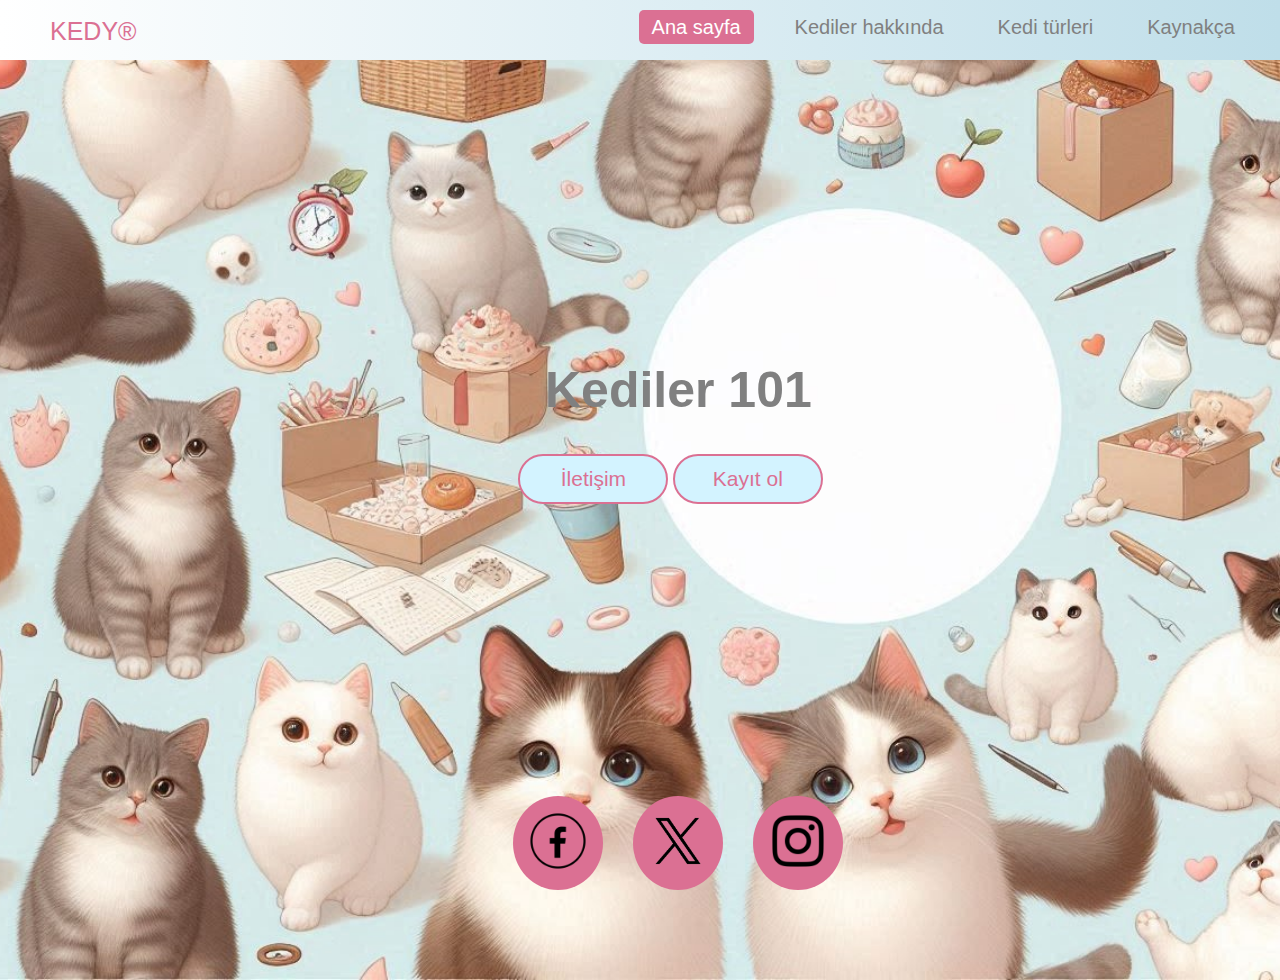
<file: index.html>
<!DOCTYPE html>
<html lang="en">
<head>
    <meta charset="UTF-8">
    <meta name="viewport" content="width=device-width, initial-scale=1.0">
    <title>Kediler 101</title>
    <link rel="stylesheet" href="style.css">
</head>
<body class="anasayfa"> 
    <div class="container">
        <div class="navbar">
            <div class="logo">
                <a href="index.html">KEDY®</a>
            </div>
            <ul>
                <li><a href="index.html" class="active">Ana sayfa</a></li>
                <li><a href="kediler_hakkinda.html">Kediler hakkında</a></li>
                <li><a href="kedi_turleri.html">Kedi türleri</a></li>
                <li><a href="kaynakca.html">Kaynakça</a></li>
            </ul>
        </div>
      
        <div class="center">
            <h1>Kediler 101</h1>
            <div class="buttons">
                <button><a href="iletisim.html">İletişim</a></button>
                <button><a href="kayit.html">Kayıt ol</a></button>
            </div>
        </div>
    </div>

    
    
    <script>
       
        document.addEventListener('DOMContentLoaded', function() {
            var currentPage = window.location.pathname.split('/').pop(); 
            var navLinks = document.querySelectorAll('.navbar ul li a'); 

            navLinks.forEach(function(link) {
                if (link.getAttribute('href') === currentPage) {
                    link.classList.add('active'); 
                }
            });
        });
    </script>
</body>

<div class="social-media">
    <a href="https://www.facebook.com" target="_blank" class="social-icon">
        <img src="resim/facebook.png" alt="Facebook">
    </a>
    <a href="https://twitter.com" target="_blank" class="social-icon">
        <img src="resim/x.png" alt="Twitter">
    </a>
    <a href="https://www.instagram.com" target="_blank" class="social-icon">
        <img src="resim/instagram.png" alt="Instagram">
    </a>
   
</div>

</html>
</file>
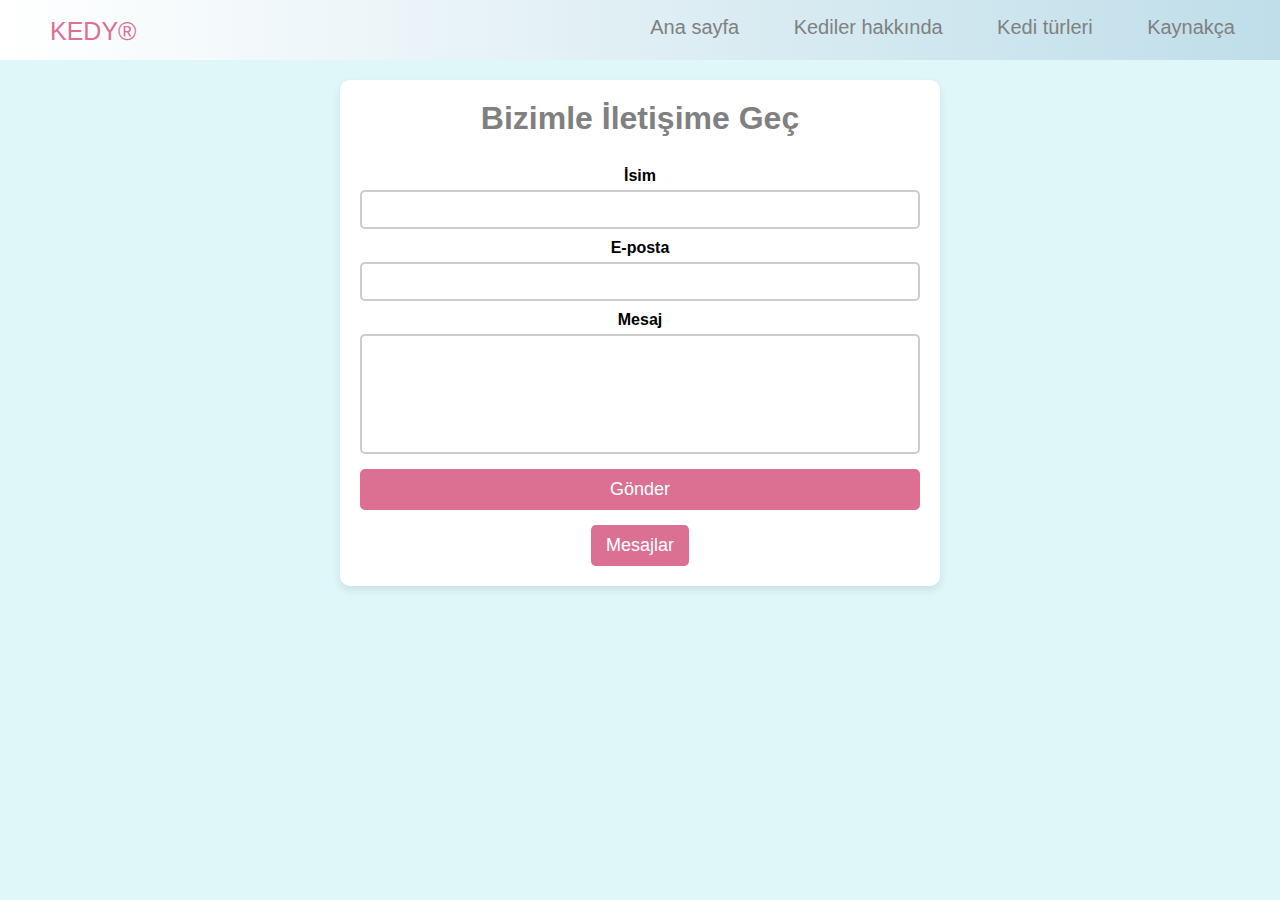
<file: iletisim.html>
<!DOCTYPE html>
<html lang="tr">
<head>
    <meta charset="UTF-8">
    <meta name="viewport" content="width=device-width, initial-scale=1.0">
    <title>İletişim</title>
    <link rel="stylesheet" href="iletisim.css">
</head>
<body>
    <div class="container">
        <!-- Navbar -->
        <div class="navbar">
            <div class="logo">
                <a href="index.html">KEDY®</a>
            </div>
            <ul>
                <li><a href="index.html">Ana sayfa</a></li>
                <li><a href="kediler_hakkinda.html">Kediler hakkında</a></li>
                <li><a href="kedi_turleri.html">Kedi türleri</a></li>
                <li><a href="kaynakca.html">Kaynakça</a></li>
            </ul>
        </div>

        <!-- İletişim Formu -->
        <div class="form-container">
            <h1>Bizimle İletişime Geç</h1>
            <form id="contactForm">
                <label for="name">İsim</label>
                <input type="text" id="name" name="name" required>

                <label for="email">E-posta</label>
                <input type="email" id="email" name="email" required>

                <label for="message">Mesaj</label>
                <textarea id="message" name="message" required></textarea>

                <button type="submit" class="submit-btn">Gönder</button>
            </form>

            <!-- Mesajlar Butonu -->
            <button class="message-btn" onclick="window.location.href='liste.php'">Mesajlar</button>
        </div>
    </div>

    <script>
        document.getElementById("contactForm").addEventListener("submit", function(event) {
            event.preventDefault(); 

            var formData = new FormData(this);

            fetch("http://localhost/websitem/iletisim.php", { // ❌ HATA DÜZELTİLDİ
                method: "POST",
                body: formData
            })
            .then(response => {
                if (!response.ok) {
                    throw new Error("Sunucu hatası: " + response.status);
                }
                return response.text();
            })
            .then(data => {
                console.log("Sunucudan gelen yanıt:", data); 
                if (data.trim() === "success") { // ✅ Sunucu yanıtını kontrol et
                    alert("Mesajınız başarıyla gönderildi! En kısa sürede e-mail üzerinden dönüş yapılacaktır.");
                    document.getElementById("contactForm").reset(); 
                } else {
                    alert("Sunucu hatası: " + data); // Hata ihtimaline karşın hata mesajı
                }
            })
            .catch(error => {
                console.error("Fetch hatası:", error);
                alert("Bir hata oluştu, lütfen tekrar deneyin.");
            });
        });
    </script>
</body>
</html>
</file>
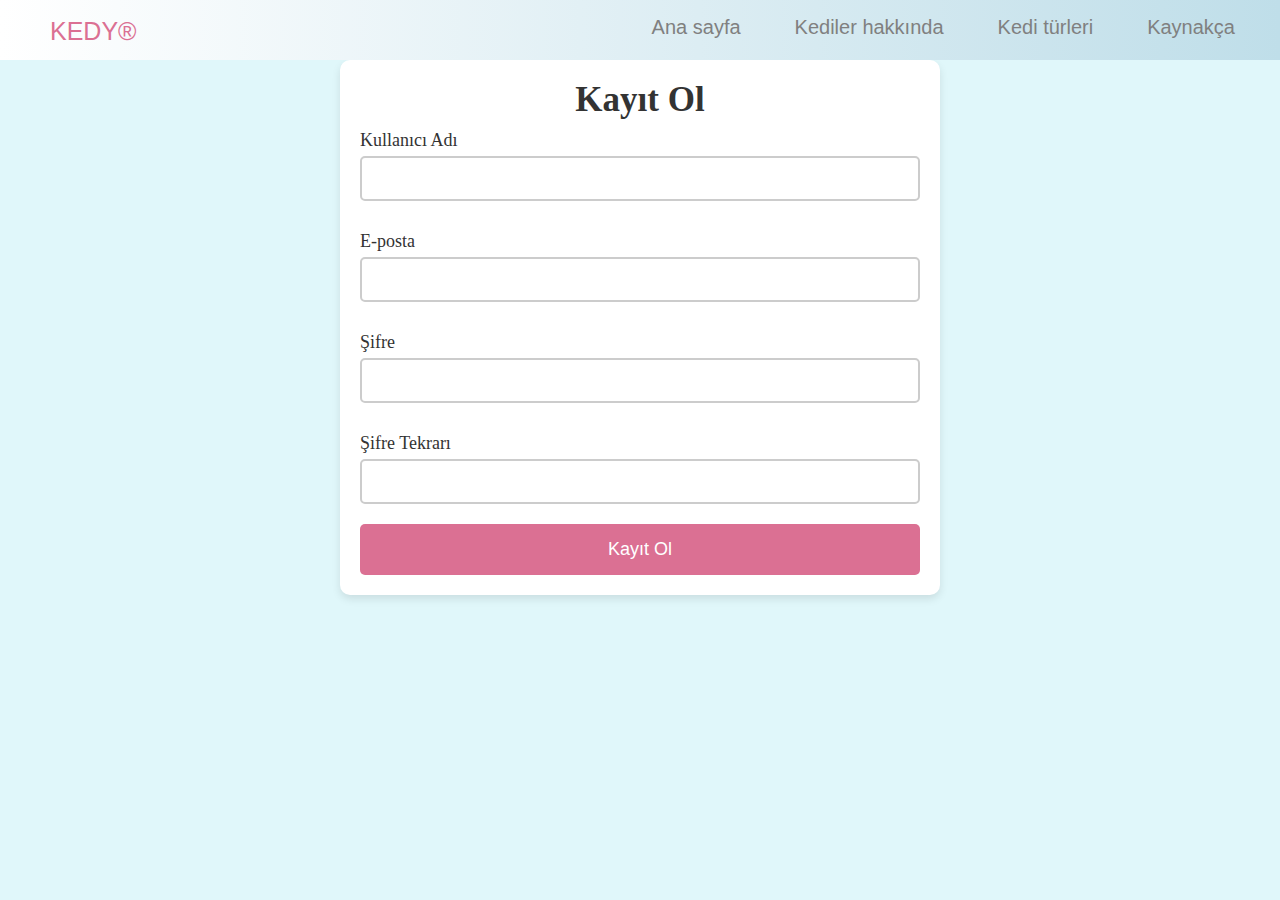
<file: kayit.html>
<!DOCTYPE html>
<html lang="en">
<head>
    <meta charset="UTF-8">
    <meta name="viewport" content="width=device-width, initial-scale=1.0">
    <title>Kayıt Ol</title>
    <link rel="stylesheet" href="kayit.css">
</head>
<body class="other-pages">
    <div class="container">
        <div class="navbar">
            <div class="logo">
                <a href="index.html">KEDY®</a>
            </div>
            <ul>
                <li><a href="index.html">Ana sayfa</a></li>
                <li><a href="kediler_hakkinda.html">Kediler hakkında</a></li>
                <li><a href="kedi_turleri.html">Kedi türleri</a></li>
                <li><a href="kaynakca.html">Kaynakça</a></li>
            </ul>
        </div>

        <div class="form-container">
            <h1>Kayıt Ol</h1>
            <form id="signup-form">
                <label for="username">Kullanıcı Adı</label>
                <input type="text" id="username" name="username" required>

                <label for="email">E-posta</label>
                <input type="email" id="email" name="email" required>

                <label for="password">Şifre</label>
                <input type="password" id="password" name="password" required>

                <label for="confirm-password">Şifre Tekrarı</label>
                <input type="password" id="confirm-password" name="confirm-password" required>

                <button type="submit" class="submit-btn">Kayıt Ol</button>
            </form>
        </div>
    </div>


    <script>
        document.getElementById("signup-form").addEventListener("submit", function(event) {
        event.preventDefault();
    
        var password = document.getElementById("password").value;
        var confirmPassword = document.getElementById("confirm-password").value;
    
        if (password === "" || confirmPassword === "") {
            alert("Şifre alanları boş bırakılamaz!");
        } else if (password !== confirmPassword) {
            alert("Şifreler eşleşmiyor!");
        } else {
            alert("Kayıt başarılı!");
            document.getElementById("signup-form").reset();
        

        
    
            document.getElementById("signup-form").reset();
        
            // Ya da forma girilen tüm bilgileri tek tek temizleyerek de uzun yoldan resetleyebiliriz:
            // document.getElementById("username").value = "";
            // document.getElementById("email").value = "";
            // document.getElementById("password").value = "";
            // document.getElementById("confirm-password").value = "";
        }
});

    </script>
</body>
</html>
</file>
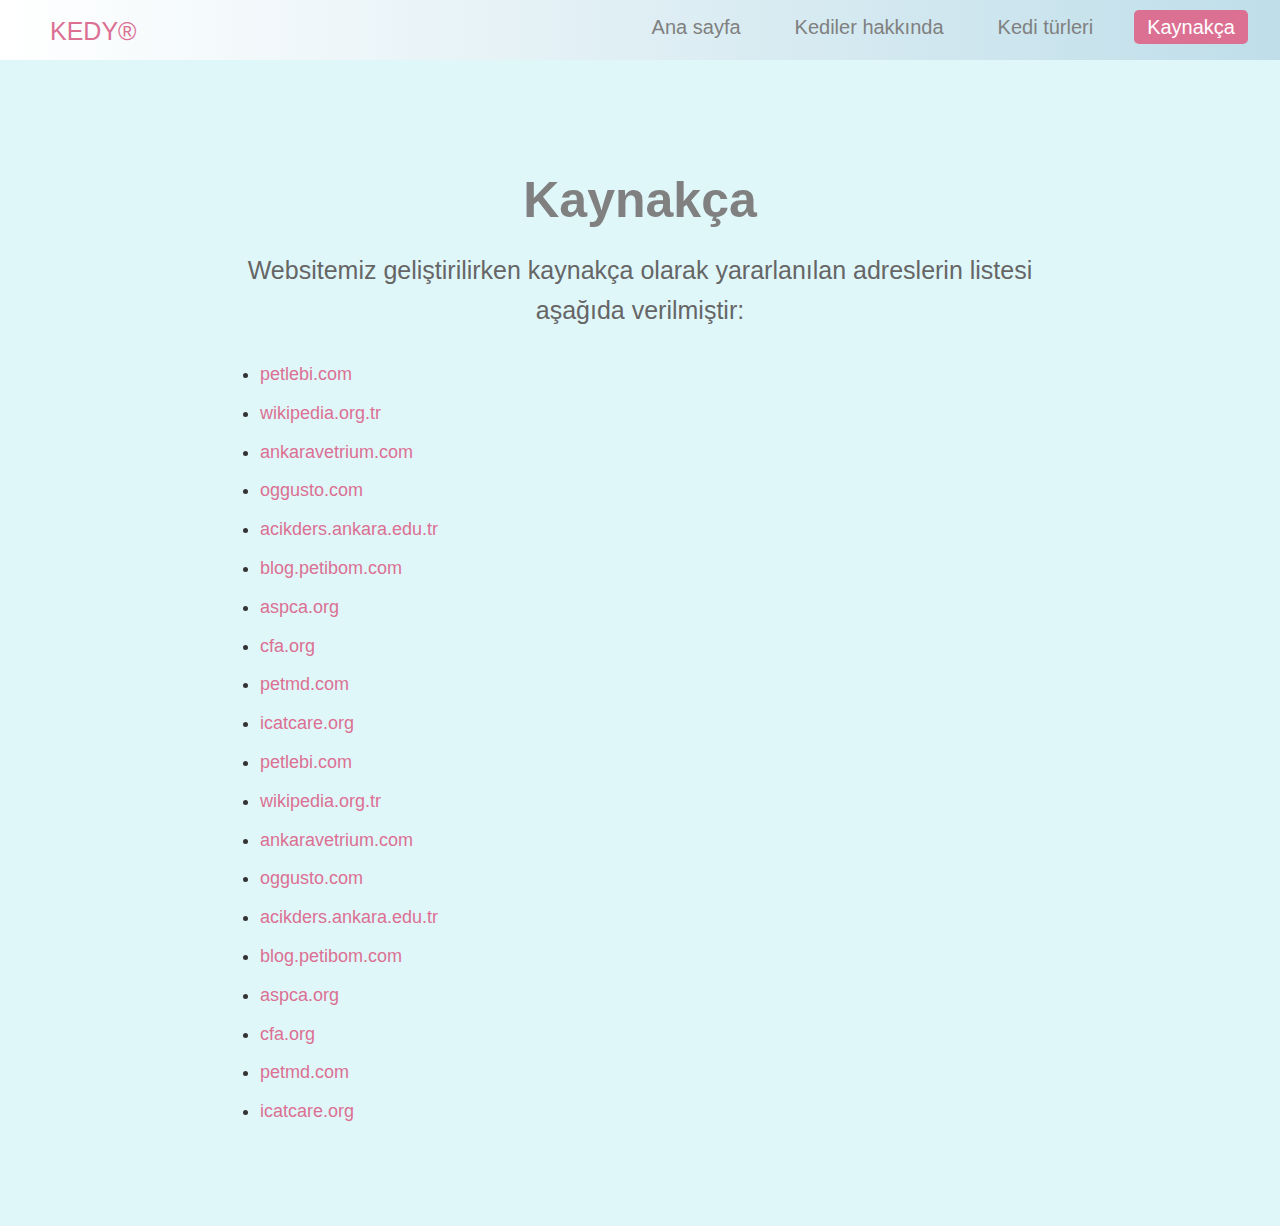
<file: kaynakca.html>
<!DOCTYPE html>
<html lang="en">
<head>
    <meta charset="UTF-8">
    <meta name="viewport" content="width=device-width, initial-scale=1.0">
    <title>Kaynakça</title>
    <link rel="stylesheet" href="kaynakca.css">
</head>
<body class="other-pages">
    <div class="container">
        <div class="navbar">
            <div class="logo">
                <a href="index.html">KEDY®</a>
            </div>
            <ul>
                <li><a href="index.html">Ana sayfa</a></li>
                <li><a href="kediler_hakkinda.html">Kediler hakkında</a></li>
                <li><a href="kedi_turleri.html">Kedi türleri</a></li>
                <li><a href="kaynakca.html" class="active">Kaynakça</a></li>
            </ul>
        </div>
        
        
        <div class="content">
            <h1>Kaynakça</h1>
            <p>Websitemiz geliştirilirken kaynakça olarak yararlanılan adreslerin listesi aşağıda verilmiştir:</p>
            
            <ul>
                <li><a href="https://sosyal.petlebi.com/kedi-cinsleri" target="_blank">petlebi.com</a></li>
                <li><a href="https://tr.wikipedia.org/wiki/Kedi" target="_blank">wikipedia.org.tr</a></li>
                <li><a href="https://ankaravetrium.com/" target="_blank">ankaravetrium.com</a></li>
                <li><a href="https://www.oggusto.com/pets/kedi-cinslerinin-ozellikleri" target="_blank">oggusto.com</a></li>
                <li><a href="https://acikders.ankara.edu.tr/course/index.php?categoryid=11" target="_blank">acikders.ankara.edu.tr</a></li>
                <li><a href="https://blog.petibom.com/kedi-cinsleri/" target="_blank">blog.petibom.com</a></li>
                <li><a href="https://www.aspca.org/" target="_blank">aspca.org</a></li>
                <li><a href="https://cfa.org/" target="_blank">cfa.org</a></li>
                <li><a href="https://www.petmd.com/cat/breeds" target="_blank">petmd.com</a></li>
                <li><a href="https://icatcare.org/" target="_blank">icatcare.org</a></li>
                <li><a href="https://sosyal.petlebi.com/kedi-cinsleri" target="_blank">petlebi.com</a></li>
                <li><a href="https://tr.wikipedia.org/wiki/Kedi" target="_blank">wikipedia.org.tr</a></li>
                <li><a href="https://ankaravetrium.com/" target="_blank">ankaravetrium.com</a></li>
                <li><a href="https://www.oggusto.com/pets/kedi-cinslerinin-ozellikleri" target="_blank">oggusto.com</a></li>
                <li><a href="https://acikders.ankara.edu.tr/course/index.php?categoryid=11" target="_blank">acikders.ankara.edu.tr</a></li>
                <li><a href="https://blog.petibom.com/kedi-cinsleri/" target="_blank">blog.petibom.com</a></li>
                <li><a href="https://www.aspca.org/" target="_blank">aspca.org</a></li>
                <li><a href="https://cfa.org/" target="_blank">cfa.org</a></li>
                <li><a href="https://www.petmd.com/cat/breeds" target="_blank">petmd.com</a></li>
                <li><a href="https://icatcare.org/" target="_blank">icatcare.org</a></li>
            </ul>
        </div>
        
    </div>
</body>
</html>
</file>
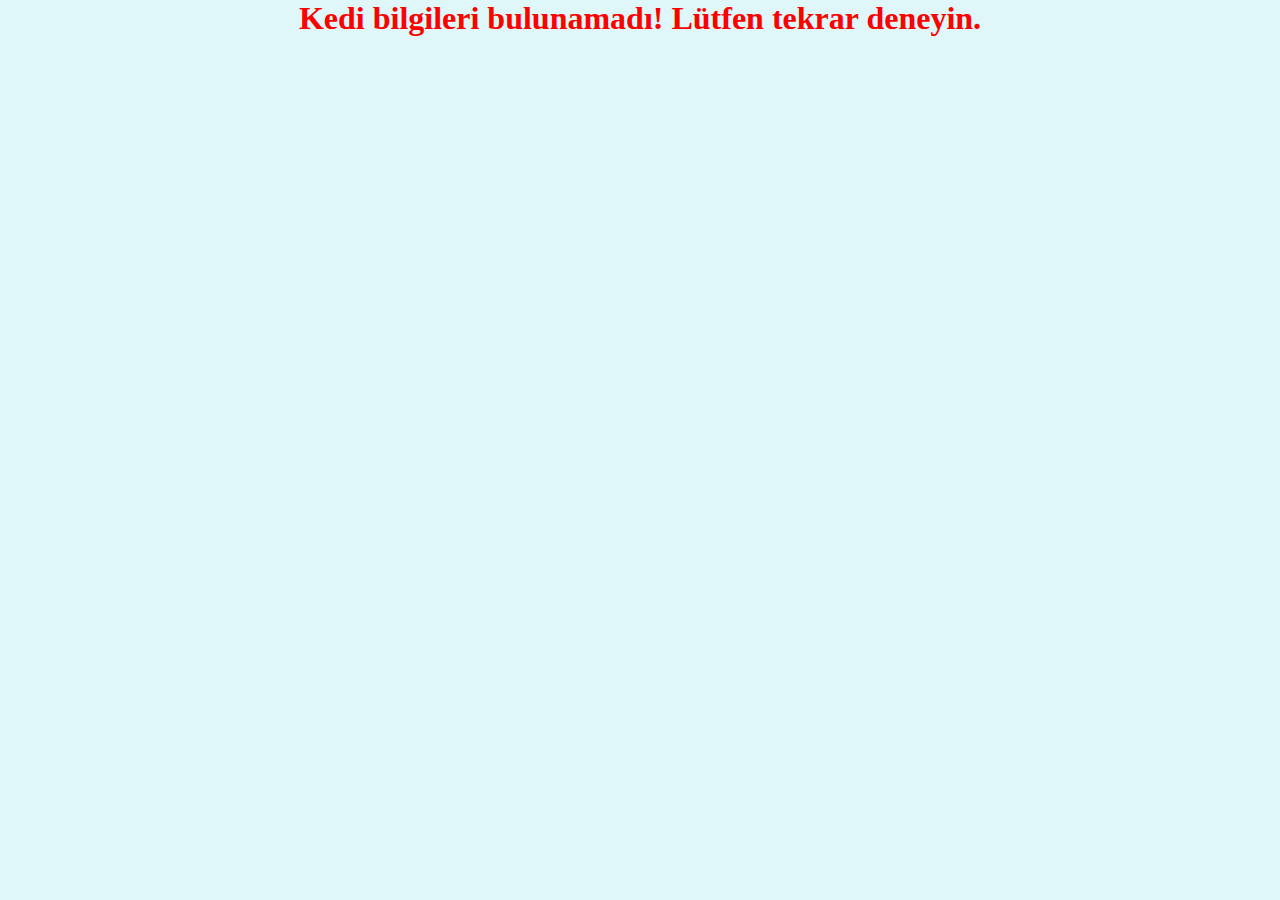
<file: kedi_detay.html>
<!DOCTYPE html>
<html lang="en">
<head>
    <meta charset="UTF-8">
    <meta name="viewport" content="width=device-width, initial-scale=1.0">
    <title>Kedi Detay</title>
    <link rel="stylesheet" href="kedi_turleri.css">
</head>
<body class="other-pages">
    <div class="container">
        <!-- Navbar -->
        <div class="navbar">
            <div class="logo">
                <a href="index.html">KEDY®</a>
            </div>
            <ul>
                <li><a href="index.html">Ana sayfa</a></li>
                <li><a href="kediler_hakkinda.html">Kediler hakkında</a></li>
                <li><a href="kedi_turleri.html">Kedi türleri</a></li>
                <li><a href="kaynakca.html">Kaynakça</a></li>
            </ul>
        </div>
        
        <!-- Kedi Detay -->
        <div class="center">
            <img id="catImage" src="" alt="" class="cat-image">
            <h1 id="catName"></h1>
            <p id="catInfo"></p>
        </div>
    </div>

    <script>
        // URL'den parametreleri almak için bir fonksiyon
        function getQueryParams() {
            const queryString = window.location.search;
            const urlParams = new URLSearchParams(queryString);
            return {
                name: urlParams.get('name'),
                info: urlParams.get('info'),
                image: urlParams.get('image')
            };
        }

        // Parametreleri al ve sayfa içeriğini doldur
        const params = getQueryParams();
        if (params.name && params.info && params.image) {
            document.getElementById('catName').textContent = params.name;
            document.getElementById('catInfo').textContent = params.info;
            document.getElementById('catImage').src = params.image;
            document.getElementById('catImage').alt = params.name;
        } 
        else {
            document.body.innerHTML = "<h1 style='text-align:center;color:red;'>Kedi bilgileri bulunamadı! Lütfen tekrar deneyin.</h1>";
        }

    </script>
</body>
</html>
</file>
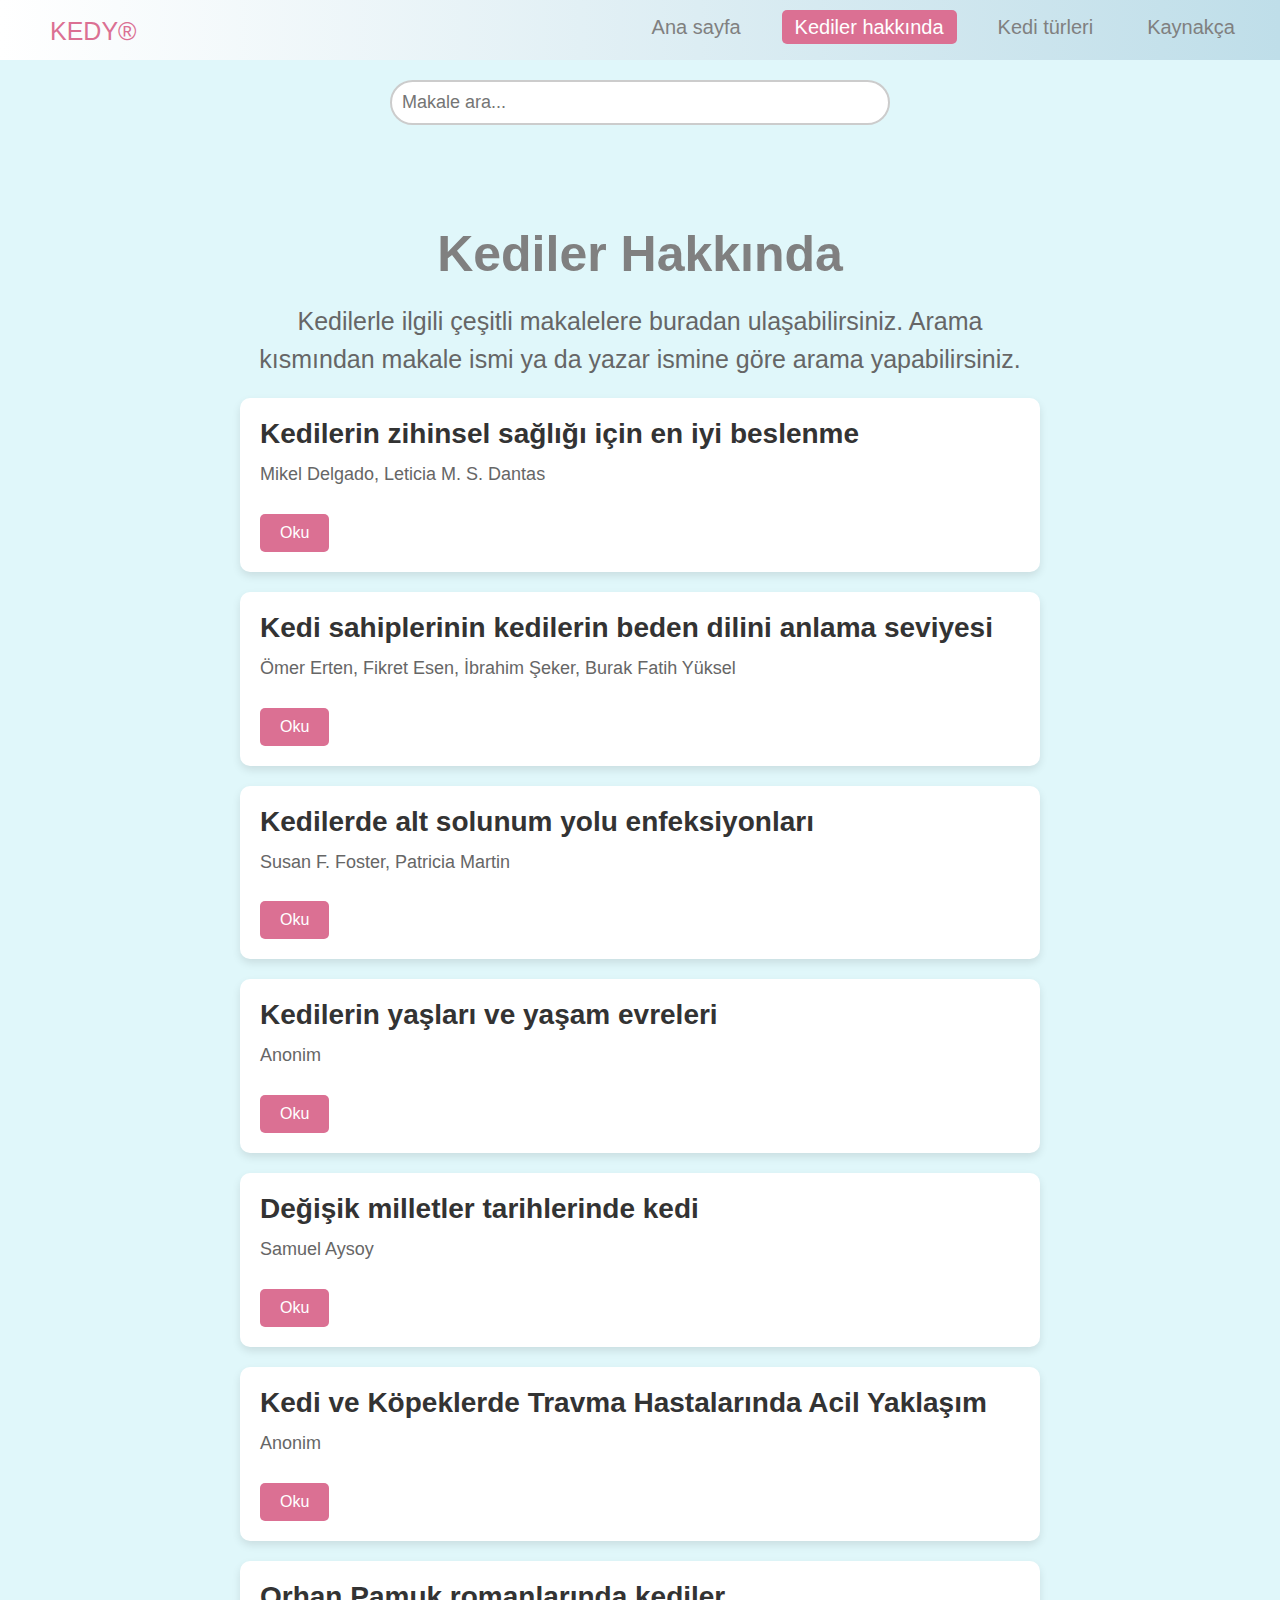
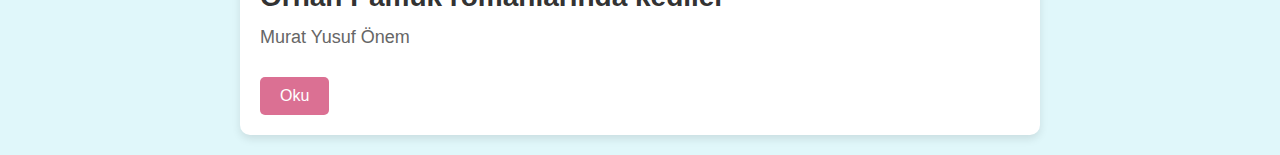
<file: kediler_hakkinda.html>
<!DOCTYPE html>
<html lang="en">
<head>
    <meta charset="UTF-8">
    <meta name="viewport" content="width=device-width, initial-scale=1.0">
    <title>Kediler Hakkında</title>
    <link rel="stylesheet" href="kediler_hakkinda.css">
</head>

<body class="other-pages">
    <div class="container">
        <div class="navbar">
            <div class="logo">
                <a href="index.html">KEDY®</a>
            </div>
            <ul>
                <li><a href="index.html">Ana sayfa</a></li>
                <li><a href="kediler_hakkinda.html" class="active">Kediler hakkında</a></li>
                <li><a href="kedi_turleri.html">Kedi türleri</a></li>
                <li><a href="kaynakca.html">Kaynakça</a></li>
            </ul>
        </div>

        <div class="search-bar">
            <input type="text" id="searchInput" placeholder="Makale ara..." onkeyup="searchArticles()">
        </div>
        

        <div class="center">
            <h1>Kediler Hakkında</h1>
            <p>Kedilerle ilgili çeşitli makalelere buradan ulaşabilirsiniz. Arama kısmından makale ismi ya da yazar ismine göre arama yapabilirsiniz.</p>
        </div>

        <div class="article-box" data-title="Kedilerin zihinsel sağlığı için en iyi beslenme" data-author="Mikel Delgado, Leticia M. S. Dantas">
            <h2>Kedilerin zihinsel sağlığı için en iyi beslenme</h2>
            <p>Mikel Delgado, Leticia M. S. Dantas</p>
            <a href="https://pmc.ncbi.nlm.nih.gov/articles/PMC7415653/" class="read-more-btn" target="_blank">Oku</a>
        </div>

        <div class="article-box" data-title="Kedi sahiplerinin kedilerin beden dilini anlama seviyesi" data-author="Ömer Erten, Fikret Esen, İbrahim Şeker, Burak Fatih Yüksel">
            <h2>Kedi sahiplerinin kedilerin beden dilini anlama seviyesi</h2>
            <p>Ömer Erten, Fikret Esen, İbrahim Şeker, Burak Fatih Yüksel</p>
            <a href="https://dergipark.org.tr/en/download/article-file/2327218" class="read-more-btn" target="_blank">Oku</a>
        </div>

        <div class="article-box" data-title="Kedilerde alt solunum yolu enfeksiyonları" data-author="Susan F. Foster, Patricia Martin">
            <h2>Kedilerde alt solunum yolu enfeksiyonları</h2>
            <p>Susan F. Foster, Patricia Martin</p>
            <a href="https://pmc.ncbi.nlm.nih.gov/articles/PMC7129729/" class="read-more-btn" target="_blank">Oku</a>
        </div>

        <div class="article-box" data-title="Kedilerin yaşları ve yaşam evreleri" data-author="Anonim">
            <h2>Kedilerin yaşları ve yaşam evreleri</h2>
            <p>Anonim</p>
            <a href="https://www.boehringer-ingelheim.com/tr/kedilerin-yaslari-ve-yasam-evreleri" class="read-more-btn" target="_blank">Oku</a>
        </div>

        <div class="article-box" data-title="Değişik milletler tarihlerinde kedi" data-author="Samuel Aysoy">
            <h2>Değişik milletler tarihlerinde kedi</h2>
            <p>Samuel Aysoy</p>
            <a href="https://dspace.ankara.edu.tr/server/api/core/bitstreams/54ad0f03-a201-4982-9b1c-4cd88443a7be/content" class="read-more-btn" target="_blank">Oku</a>
        </div>

        <div class="article-box" data-title="Kedi ve Köpeklerde Travma Hastalarında Acil Yaklaşım" data-author="Anonim">
            <h2>Kedi ve Köpeklerde Travma Hastalarında Acil Yaklaşım</h2>
            <p>Anonim</p>
            <a href="https://www.turkiyeklinikleri.com/article/tr-kedi-ve-kopeklerde-travma-hastalarinda-acil-yaklasim-73391.html" class="read-more-btn" target="_blank">Oku</a>
        </div>

        <div class="article-box" data-title="Orhan Pamuk romanlarında kediler" data-author="Murat Yusuf Önem">
            <h2>Orhan Pamuk romanlarında kediler</h2>
            <p>Murat Yusuf Önem</p>
            <a href="https://books.google.com.tr/books?hl=tr&lr=lang_tr&id=s2TTEAAAQBAJ&oi=fnd&pg=PP1&dq=kedi+edebiyat&ots=QV65PcB61y&sig=dRE4r0qYCMuC-AYWUpu_xGq8TH0&redir_esc=y#v=onepage&q=kedi%20edebiyat&f=false" class="read-more-btn" target="_blank">Oku</a>
        </div>
    </div>
    
    <script>
        function searchArticles() {
            var input = document.getElementById('searchInput');
            var filter = input.value.toLowerCase();
            var articles = document.getElementsByClassName('article-box');

            for (var i = 0; i < articles.length; i++) {
                var title = articles[i].getAttribute('data-title').toLowerCase();
                var author = articles[i].getAttribute('data-author').toLowerCase();

                
                if (title.includes(filter) || author.includes(filter)) {
                    articles[i].style.display = "";
                } else {
                    articles[i].style.display = "none";
                }
            }
        }
    </script>
    
</body>
</html>
</file>
<file: style.css>
* {
    margin: 0;
    padding: 0;
    box-sizing: border-box;
}

body.anasayfa {
    background: url(resim/kedyler.jpeg);
    background-size: cover;
    background-position: 20% top; 
}

body:not(.anasayfa) {
    background-color: #e0f7fa;
}

.container {
    height: 100vh;
    padding-top: 60px;
}

.container .navbar {
    width: 100%;
    height: 60px;
    background: linear-gradient(to right, white, rgb(191, 222, 233));
    position: fixed; 
    top: 0;
    left: 0;
    z-index: 1000; 
}

.navbar .logo {
    display: inline-block;
    margin-left: 50px;
    margin-top: 17px;
}

.navbar .logo a {
    text-decoration: none;
    font-size: 25px;
    font-family: Arial;
    color: palevioletred;
}

.navbar ul {
    float: right;
    margin-right: 20px;
}

.navbar ul li {
    list-style: none;
    display: inline-block;
    margin: 0 12px;
    line-height: 55px;
}

.navbar ul li a {
    color: gray;
    text-decoration: none;
    font-size: 20px;
    padding: 6px 13px;
    font-family: Arial;
}

.navbar ul li a.active,
.navbar ul li a:hover {
    background: palevioletred;
    color: white;
    border-radius: 5px;
}

.container .center{
    position: absolute;
    top: 50%; 
    left: 53%;
    transform: translate(-50%, -50%); 
    font-family: Arial;
    user-select: none;
}

.center h1 {
    color: gray;
    font-size: 50px;
    font-weight: bold;
    width: 900px;
    text-align: center;
}

.center .buttons {
    margin: 35px 290px;
}

.buttons button {
    height: 50px;
    width: 150px;
    font-size: 21px;
    color: palevioletred;
    background: rgb(211, 243, 255);
    border: solid 2px palevioletred;
    cursor: pointer;
    outline: none;
    border-radius: 25px;
}

.buttons button:hover {
    background: white;
}

a{
    text-decoration: none;
    color: palevioletred;
}


body {
    margin-bottom: 80px;
}


.social-media {
    position: fixed;
    bottom: 10px; 
    left: 53%;
    transform: translateX(-50%); 
    display: flex;
    gap: 30px; 
    z-index: 999;
}

.social-icon {
    background-color: palevioletred; 
    border-radius: 50%;
    padding: 15px; 
    transition: transform 0.3s ease, background-color 0.3s ease; 
    display: inline-block;
}

.social-icon img {
    width: 60px; 
    height: 60px;
    transition: transform 0.3s;
}


.social-icon:hover {
    transform: scale(1.1); 
    background-color: #ff80b5; 
}
</file>
<file: iletisim.css>
* {
    margin: 0;
    padding: 0;
    box-sizing: border-box;
    font-family: Arial, sans-serif;
}

body {
    background-color: #e0f7fa;
}

.container {
    padding-top: 80px;
}

/* Navbar */
.navbar {
    width: 100%;
    height: 60px;
    background: linear-gradient(to right, white, rgb(191, 222, 233));
    position: fixed;
    top: 0;
    left: 0;
    z-index: 1000;
}

.navbar .logo {
    display: inline-block;
    margin-left: 50px;
    margin-top: 17px;
}

.navbar .logo a {
    text-decoration: none;
    font-size: 25px;
    font-family: Arial;
    color: palevioletred;
}

.navbar ul {
    float: right;
    margin-right: 20px;
}

.navbar ul li {
    list-style: none;
    display: inline-block;
    margin: 0 12px;
    line-height: 55px;
}

.navbar ul li a {
    color: gray;
    text-decoration: none;
    font-size: 20px;
    padding: 6px 13px;
    font-family: Arial;
}

.navbar ul li a.active,
.navbar ul li a:hover {
    background: palevioletred;
    color: white;
    border-radius: 5px;
}

/* Form */
.form-container {
    margin-top: 100px;
    padding: 20px;
    background-color: white;
    border-radius: 10px;
    box-shadow: 0 4px 8px rgba(0, 0, 0, 0.1);
    max-width: 600px;
    margin: 0 auto;
    text-align: center;
}

h1 {
    margin-bottom: 20px;
    color: gray;
}

form {
    display: flex;
    flex-direction: column;
}

label {
    font-weight: bold;
    margin-top: 10px;
}

input, textarea {
    padding: 10px;
    margin-top: 5px;
    border: 2px solid #ccc;
    border-radius: 5px;
    width: 100%;
}

textarea {
    resize: none;
    height: 120px;
}

.submit-btn, .message-btn {
    background-color: palevioletred;
    color: white;
    padding: 10px 15px;
    font-size: 18px;
    border: none;
    border-radius: 5px;
    cursor: pointer;
    margin-top: 15px;
    transition: background 0.3s;
}

.submit-btn:hover, .message-btn:hover {
    background: #e6007e;
}
</file>
<file: kayit.css>
* {
    margin: 0;
    padding: 0;
    box-sizing: border-box;
}

body {
    background-color: #e0f7fa;
}

.container {
    padding-top: 60px;
}

.navbar {
    width: 100%;
    height: 60px;
    background: linear-gradient(to right, white, rgb(191, 222, 233));
    position: fixed;
    top: 0;
    left: 0;
    z-index: 1000;
}

.navbar .logo {
    display: inline-block;
    margin-left: 50px;
    margin-top: 17px;
}

.navbar .logo a {
    text-decoration: none;
    font-size: 25px;
    font-family: Arial;
    color: palevioletred;
}

.navbar ul {
    float: right;
    margin-right: 20px;
}

.navbar ul li {
    list-style: none;
    display: inline-block;
    margin: 0 12px;
    line-height: 55px;
}

.navbar ul li a {
    color: gray;
    text-decoration: none;
    font-size: 20px;
    padding: 6px 13px;
    font-family: Arial;
}

.navbar ul li a.active,
.navbar ul li a:hover {
    background: palevioletred;
    color: white;
    border-radius: 5px;
}

.form-container {
    margin-top: 100px;
    padding: 20px;
    background-color: white;
    border-radius: 10px;
    box-shadow: 0 4px 8px rgba(0, 0, 0, 0.1);
    max-width: 600px;
    margin: 0 auto;
}

.form-container h1 {
    text-align: center;
    font-size: 35px;
    color: #333;
}

form {
    display: flex;
    flex-direction: column;
}

form label {
    font-size: 18px;
    margin: 10px 0 5px;
    color: #333;
}

form input {
    padding: 10px;
    font-size: 18px;
    margin-bottom: 20px;
    border: 2px solid #ccc;
    border-radius: 5px;
    outline: none;
}

form input:focus {
    border-color: palevioletred;
}

.submit-btn {
    background-color: palevioletred;
    color: white;
    padding: 15px;
    font-size: 18px;
    border: none;
    border-radius: 5px;
    cursor: pointer;
    transition: background-color 0.3s ease;
}

.submit-btn:hover {
    background-color: #e6007e;
}

@media screen and (max-width: 768px) {
    .form-container {
        padding: 15px;
        width: 90%;
    }
}
</file>
<file: kaynakca.css>
* {
    margin: 0;
    padding: 0;
    box-sizing: border-box;
}

body {
    background-color: #e0f7fa; 
}

.container {
    padding-top: 60px; 
}

.container .navbar {
    width: 100%;
    height: 60px;
    background: linear-gradient(to right, white, rgb(191, 222, 233));
    position: fixed;
    top: 0;
    left: 0;
    z-index: 1000;
}

.navbar .logo {
    display: inline-block;
    margin-left: 50px;
    margin-top: 17px;
}

.navbar .logo a {
    text-decoration: none;
    font-size: 25px;
    font-family: Arial;
    color: palevioletred;
}

.navbar ul {
    float: right;
    margin-right: 20px;
}

.navbar ul li {
    list-style: none;
    display: inline-block;
    margin: 0 12px;
    line-height: 55px;
}

.navbar ul li a {
    color: gray;
    text-decoration: none;
    font-size: 20px;
    padding: 6px 13px;
    font-family: Arial;
}

.navbar ul li a.active,
.navbar ul li a:hover {
    background: palevioletred;
    color: white;
    border-radius: 5px;
}

.content {
    max-width: 800px;
    margin: 100px auto; 
    font-family: Arial, sans-serif;
    line-height: 1.6;
    color: #333;
}

.content h1 {
    font-size: 50px;
    color: gray;
    text-align: center;
    margin-bottom: 10px;
}

.content p {
    font-size: 25px;
    text-align: center;
    color: #666;
    margin-bottom: 30px;
}

.content ul {
    padding-left: 20px;
}

.content ul li {
    font-size: 18px;
    margin-bottom: 10px;
    list-style-type: disc; 
}

.content ul li a {
    text-decoration: none;
    color: palevioletred;
}

.content ul li a:hover {
    text-decoration: underline;
}
</file>
<file: kedi_turleri.css>
* {
    margin: 0;
    padding: 0;
    box-sizing: border-box;
}

body {
    background-color: #e0f7fa; 
}

.container {
    padding-top: 60px;
}

.container .navbar {
    width: 100%;
    height: 60px;
    background: linear-gradient(to right, white, rgb(191, 222, 233));
    position: fixed;
    top: 0;
    left: 0;
    z-index: 1000;
}

.navbar .logo {
    display: inline-block;
    margin-left: 50px;
    margin-top: 17px;
}

.navbar .logo a {
    text-decoration: none;
    font-size: 25px;
    font-family: Arial;
    color: palevioletred;
}

.navbar ul {
    float: right;
    margin-right: 20px;
}

.navbar ul li {
    list-style: none;
    display: inline-block;
    margin: 0 12px;
    line-height: 55px;
}

.navbar ul li a {
    color: gray;
    text-decoration: none;
    font-size: 20px;
    padding: 6px 13px;
    font-family: Arial;
}

.navbar ul li a.active,
.navbar ul li a:hover {
    background: palevioletred;
    color: white;
    border-radius: 5px;
}

.center {
    text-align: center;
    margin-top: 100px;
    font-family: Arial;
}

.center h1 {
    color: gray;
    font-size: 50px;
    font-weight: bold;
    margin-bottom: 20px;
}

.center p {
    color: #666;
    font-size: 25px;
    line-height: 1.5;
    max-width: 800px;
    margin: 0 auto;
}

/* Arama barı stili */
.search-bar {
    width: 50%;
    max-width: 500px;
    margin: 20px auto 40px;
    display: flex;
    justify-content: center;
}

.search-bar input[type="text"] {
    width: 100%;
    padding: 10px;
    font-size: 18px;
    border: 2px solid #ccc;
    border-radius: 25px;
    outline: none;
    transition: border 0.3s;
}

.search-bar input[type="text"]:focus {
    border-color: palevioletred;
}

.gallery {
    display: flex;
    flex-wrap: wrap;
    justify-content: center;
    gap: 15px;
    padding: 20px 0;
}

.gallery-item {
    text-align: center; 
    width: calc(33.33% - 10px);
    max-width: 300px;
}

.gallery img {
    width: 100%;
    border-radius: 10px;
    box-shadow: 0 4px 6px rgba(0, 0, 0, 0.1);
    transition: transform 0.3s;
}

.gallery img:hover {
    transform: scale(1.05);
}

.gallery-item p {
    margin-top: 10px;
    font-size: 20px;
    color: #666;
    font-family: 'Arial', sans-serif; 
}
</file>
<file: kediler_hakkinda.css>
* {
    margin: 0;
    padding: 0;
    box-sizing: border-box;
}

body {
    background-color: #e0f7fa; 
}

.container {
    padding-top: 60px; 
}

.container .navbar {
    width: 100%;
    height: 60px;
    background: linear-gradient(to right, white, rgb(191, 222, 233));
    position: fixed;
    top: 0;
    left: 0;
    z-index: 1000;
}

.navbar .logo {
    display: inline-block;
    margin-left: 50px;
    margin-top: 17px;
}

.navbar .logo a {
    text-decoration: none;
    font-size: 25px;
    font-family: Arial;
    color: palevioletred;
}

.navbar ul {
    float: right;
    margin-right: 20px;
}

.navbar ul li {
    list-style: none;
    display: inline-block;
    margin: 0 12px;
    line-height: 55px;
}

.navbar ul li a {
    color: gray;
    text-decoration: none;
    font-size: 20px;
    padding: 6px 13px;
    font-family: Arial;
}

.navbar ul li a.active,
.navbar ul li a:hover {
    background: palevioletred;
    color: white;
    border-radius: 5px;
}

.center {
    text-align: center;
    margin-top: 100px;
    font-family: Arial;
}

.center h1 {
    color: gray;
    font-size: 50px;
    font-weight: bold;
    margin-bottom: 20px;
}

.center p {
    color: #666;
    font-size: 25px;
    line-height: 1.5;
    max-width: 800px;
    margin: 0 auto;
}


.article-box {
    background-color: white;
    border-radius: 10px;
    box-shadow: 0 4px 8px rgba(0, 0, 0, 0.1);
    margin: 20px 0;
    padding: 20px;
    max-width: 800px;
    margin-left: auto;
    margin-right: auto;
    font-family: Arial, sans-serif;
}

.article-box h2 {
    color: #333;
    font-size: 28px;
    margin-bottom: 10px;
}

.article-box p {
    color: #666;
    font-size: 18px;
    line-height: 1.6;
    margin-bottom: 15px;
}

.read-more-btn {
    background-color: palevioletred;
    color: white; 
    padding: 10px 20px; 
    text-decoration: none;
    border-radius: 5px; 
    display: inline-block;
    margin-top: 10px;
    transition: background-color 0.3s ease; 
}

.read-more-btn:hover {
    background-color: #e6007e; 
}

.search-bar {
    width: 50%;
    max-width: 500px;
    margin: 20px auto 40px;
    display: flex;
    justify-content: center;
}

.search-bar input[type="text"] {
    width: 100%;
    padding: 10px;
    font-size: 18px;
    border: 2px solid #ccc;
    border-radius: 25px;
    outline: none;
    transition: border 0.3s;
}

.search-bar input[type="text"]:focus {
    border-color: palevioletred;
}


@media screen and (max-width: 768px) {
    .article-box {
        padding: 15px;
    }

    .article-box h2 {
        font-size: 24px;
    }

    .article-box p {
        font-size: 16px;
    }

    .search-bar {
        width: 70%;
    }
}
</file>
